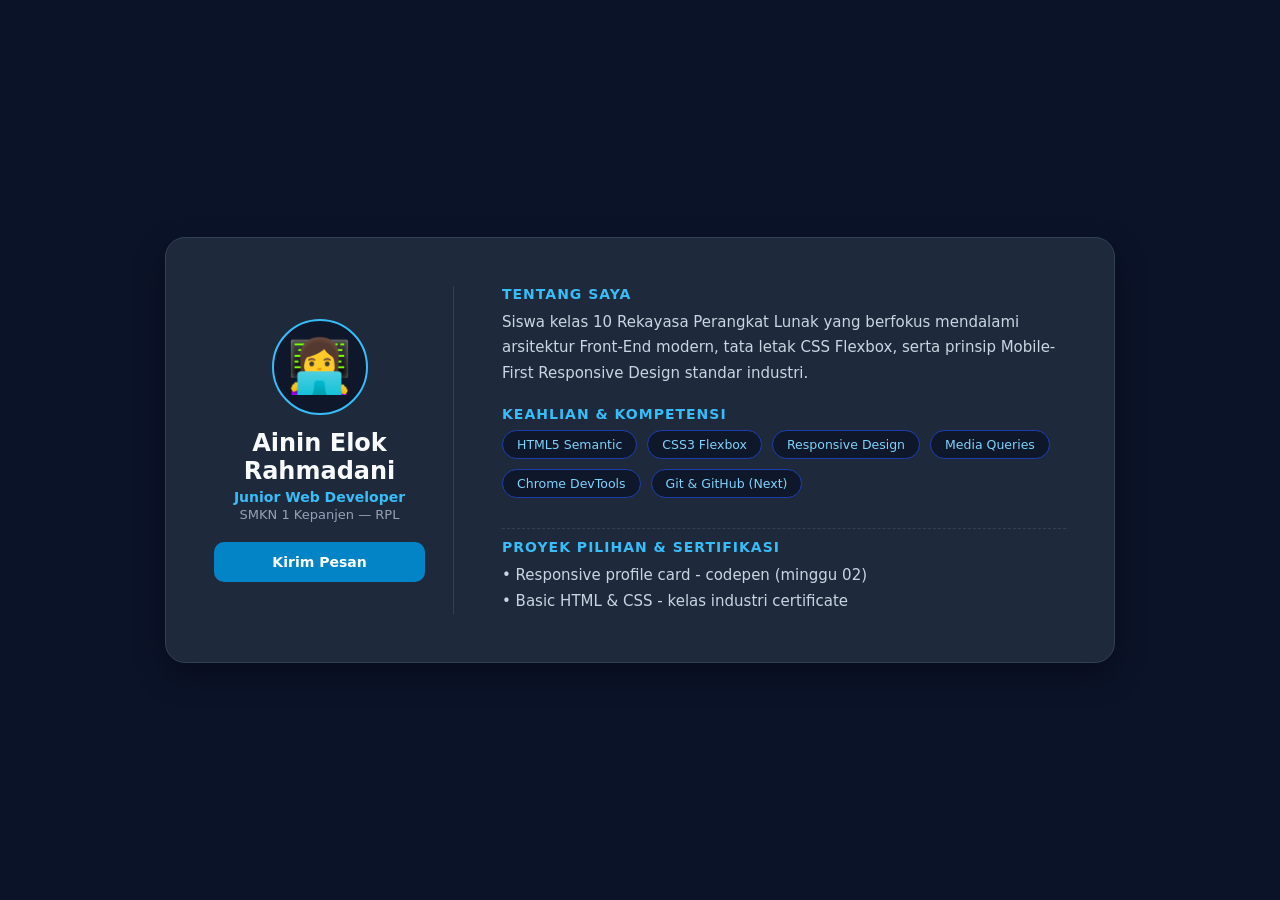
<file: index.html>
<!DOCTYPE html>
<html lang="id">

<head>
  <meta charset="UTF-8">
  <link rel="stylesheet" href="style.css">
  <meta name="viewport" content="width=device-width, initial-scale=1.0">
  <title>Ainin Elok Rahmadani</title>
</head>

<body>

  <main class="page-wrapper">
    <article class="profile-card">
      <header class="card-aside">
        <div class="avatar-box">
          <span class="avatar-icon">👩‍💻</span>
        </div>

        <div>
          <h1 class="student-name">Ainin Elok Rahmadani</h1>
          <p class="student-role">Junior Web Developer</p>
          <p class="student-school">SMKN 1 Kepanjen — RPL</p>
          <a href="mailto:aininkanesa@gmail.com.sch.id" class="btn-contact">
            Kirim Pesan</a>
        </div>

      </header>

      <section class="card-content">
        <div class="bio-section">
          <h2 class="section-heading">Tentang Saya</h2>
          <p class="bio-text">
            Siswa kelas 10 Rekayasa Perangkat Lunak yang berfokus
            mendalami arsitektur Front-End modern, tata letak CSS
            Flexbox, serta prinsip Mobile-First Responsive Design
            standar industri.</p>
        </div>

        <div class="skills-section">
          <h2 class="section-heading">Keahlian & Kompetensi</h2>
          <div class="skill-matrix">
            <div class="skill-badge">HTML5 Semantic</div>
            <div class="skill-badge">CSS3 Flexbox</div>
            <div class="skill-badge">Responsive Design</div>
            <div class="skill-badge">Media Queries</div>
            <div class="skill-badge">Chrome DevTools</div>
            <div class="skill-badge">Git & GitHub (Next)</div>
          </div>

        </div>
        
        <div class="extra-section">

          <h2 class="section-heading">
            Proyek Pilihan & Sertifikasi
          </h2>

          <p class="bio-text">
            • Responsive profile card - codepen (minggu 02)<br>
            • Basic HTML & CSS - kelas industri certificate
          </p>

        </div>

      </section>

    </article>

  </main>

</body>

</html>
</file>
<file: style.css>
* {
  margin: 0;
  padding: 0;
  box-sizing: border-box;
}

body {
  font-family: 'Segoe UI', system-ui, -apple-system, sans-serif;
  background-color: #0b1329;
  color: #e2e8f0;
  min-height: 100vh;
  display: flex;
  justify-content: center;
  align-items: center;
  padding: 16px;
}

.page-wrapper {
  width: 100%;
  max-width: 820px;
}

.profile-card {
  background-color: #1e293b;
  border: 1px solid #334155;
  border-radius: 20px;
  padding: 24px;
  box-shadow: 0 12px 30px rgba(0, 0, 0, 0.35);
  display: flex;
  flex-direction: column;
  gap: 24px;
}

.card-aside {
  display: flex;
  flex-direction: column;
  align-items: center;
  text-align: center;
  padding-bottom: 20px;
  border-bottom: 1px solid #334155;
}

.avatar-box {
  width: 84px;
  height: 84px;
  background: #0f172a;
  border: 2px solid #38bdf8;
  border-radius: 50%;
  display: flex;
  justify-content: center;
  align-items: center;
  font-size: 46px;
  margin-bottom: 14px;
  cursor: pointer;
  transition: transform 0.6s ease,box-shadow 0.6s ease;
}

.student-name {
  font-size: 22px;
  color: #f8fafc;
  font-weight: 700;
}

.student-role {
  color: #38bdf8;
  font-size: 14px;
  font-weight: 600;
  margin-top: 4px;
}

.student-school {
  color: #94a3b8;
  font-size: 13px;
  margin-top: 2px;
}

.btn-contact {
  margin-top: 16px;
  display: inline-block;
  width: 100%;
  text-align: center;
  background-color: #0284c7;
  color: #ffffff;
  text-decoration: none;
  padding: 12px 20px;
  border-radius: 10px;
  font-weight: 600;
  font-size: 14px;
  transition: all 0.2s ease;
}

.btn-contact:hover {
  background-color: #0369a1;
  transform: translateY(-2px);
}

.card-content {
  display: flex;
  flex-direction: column;
  gap: 20px;
}

* {
  margin: 0;
  padding: 0;
  box-sizing: border-box;
}

body {
  font-family: 'Segoe UI', system-ui, -apple-system, sans-serif;
  background-color: #0b1329;
  color: #e2e8f0;
  min-height: 100vh;
  display: flex;
  justify-content: center;
  align-items: center;
  padding: 16px;
}

.page-wrapper {
  width: 100%;
  max-width: 820px;
}

.profile-card {
  background-color: #1e293b;
  border: 1px solid #334155;
  border-radius: 20px;
  padding: 24px;
  box-shadow: 0 12px 30px rgba(0, 0, 0, 0.35);
  display: flex;
  flex-direction: column;
  gap: 24px;
}

.card-aside {
  display: flex;
  flex-direction: column;
  align-items: center;
  text-align: center;
  padding-bottom: 20px;
  border-bottom: 1px solid #334155;
}

.avatar-box {
  width: 84px;
  height: 84px;
  background: #0f172a;
  border: 2px solid #38bdf8;
  border-radius: 50%;
  display: flex;
  justify-content: center;
  align-items: center;
  font-size: 46px;
  margin-bottom: 14px;
}

.student-name {
  font-size: 22px;
  color: #f8fafc;
  font-weight: 700;
}

.student-role {
  color: #38bdf8;
  font-size: 14px;
  font-weight: 600;
  margin-top: 4px;
}

.student-school {
  color: #94a3b8;
  font-size: 13px;
  margin-top: 2px;
}

.btn-contact {
  margin-top: 16px;
  display: inline-block;
  width: 100%;
  text-align: center;
  background-color: #0284c7;
  color: #ffffff;
  text-decoration: none;
  padding: 12px 20px;
  border-radius: 10px;
  font-weight: 600;
  font-size: 14px;
  transition: all 0.2s ease;
}

.btn-contact:hover {
  background-color: #0369a1;
  transform: translateY(-2px);
}

.card-content {
  display: flex;
  flex-direction: column;
  gap: 20px;
}

.section-heading {
  font-size: 14px;
  color: #38bdf8;
  text-transform: uppercase;
  letter-spacing: 1px;
  margin-bottom: 8px;
  font-weight: 700;
}

.bio-text {
  font-size: 14px;
  line-height: 1.7;
  color: #cbd5e1;
}

.skill-matrix {
  display: flex;
  flex-wrap: wrap;
  gap: 10px;
}

.skill-badge {
  background-color: #0f172a;
  border: 1px solid #1e40af;
  color: #7dd3fc;
  padding: 6px 14px;
  border-radius: 20px;
  font-size: 12.5px;
  font-weight: 500;
  transition: border-color 0.2s ease;
}

.skill-badge:hover {
  border-color: #38bdf8;
  background-color: #1e293b;
}

@media screen and (min-width: 680px) {

  body {
    padding: 32px;
  }

  .profile-card {
    flex-direction: row;
    align-items: stretch;
    padding: 36px;
    gap: 36px;
  }

  .card-aside {
    width: 240px;
    flex-shrink: 0;
    padding-bottom: 0;
    padding-right: 28px;
    border-bottom: none;
    border-right: 1px solid #334155;
    justify-content: center;
  }

  .avatar-box {
    width: 96px;
    height: 96px;
    font-size: 52px;
  }

  .student-name {
    font-size: 24px;
  }

  .btn-contact {
    width: 100%;
    margin-top: 20px;
  }

  .card-content {
    flex: 1;
    justify-content: center;
  }

  .bio-text {
    font-size: 15px;
  }

}

@media screen and (min-width: 1024px) {

  .page-wrapper {
    max-width: 950px;
  }

  .profile-card {
    padding: 48px;
    gap: 48px;
    background-color: #1e293b;
  }

  .extra-section {
    display: block;
    margin-top: 10px;
    padding-top: 10px;
    border-top: 1px dashed #334155;
  }

}
</file>
<file: responsive.css>
* {
  margin: 0;
  padding: 0;
  box-sizing: border-box;
}

body {
  font-family: 'Segoe UI', system-ui, -apple-system, sans-serif;
  background-color: #0b1329;
  color: #e2e8f0;
  min-height: 100vh;
  display: flex;
  justify-content: center;
  align-items: center;
  padding: 16px;
}

.page-wrapper {
  width: 100%;
  max-width: 820px;
}

.profile-card {
  background-color: #1e293b;
  border: 1px solid #334155;
  border-radius: 20px;
  padding: 24px;
  box-shadow: 0 12px 30px rgba(0, 0, 0, 0.35);
  display: flex;
  flex-direction: column;
  gap: 24px;
}

.card-aside {
  display: flex;
  flex-direction: column;
  align-items: center;
  text-align: center;
  padding-bottom: 20px;
  border-bottom: 1px solid #334155;
}

.avatar-box {
  width: 84px;
  height: 84px;
  background: #0f172a;
  border: 2px solid #38bdf8;
  border-radius: 50%;
  display: flex;
  justify-content: center;
  align-items: center;
  font-size: 46px;
  margin-bottom: 14px;
  cursor: pointer;
  transition: transform 0.6s ease,box-shadow 0.6s ease;
}

.student-name {
  font-size: 22px;
  color: #f8fafc;
  font-weight: 700;
}

.student-role {
  color: #38bdf8;
  font-size: 14px;
  font-weight: 600;
  margin-top: 4px;
}

.student-school {
  color: #94a3b8;
  font-size: 13px;
  margin-top: 2px;
}

.btn-contact {
  margin-top: 16px;
  display: inline-block;
  width: 100%;
  text-align: center;
  background-color: #0284c7;
  color: #ffffff;
  text-decoration: none;
  padding: 12px 20px;
  border-radius: 10px;
  font-weight: 600;
  font-size: 14px;
  transition: all 0.2s ease;
}

.btn-contact:hover {
  background-color: #0369a1;
  transform: translateY(-2px);
}

.card-content {
  display: flex;
  flex-direction: column;
  gap: 20px;
}

* {
  margin: 0;
  padding: 0;
  box-sizing: border-box;
}

body {
  font-family: 'Segoe UI', system-ui, -apple-system, sans-serif;
  background-color: #0b1329;
  color: #e2e8f0;
  min-height: 100vh;
  display: flex;
  justify-content: center;
  align-items: center;
  padding: 16px;
}

.page-wrapper {
  width: 100%;
  max-width: 820px;
}

.profile-card {
  background-color: #1e293b;
  border: 1px solid #334155;
  border-radius: 20px;
  padding: 24px;
  box-shadow: 0 12px 30px rgba(0, 0, 0, 0.35);
  display: flex;
  flex-direction: column;
  gap: 24px;
}

.card-aside {
  display: flex;
  flex-direction: column;
  align-items: center;
  text-align: center;
  padding-bottom: 20px;
  border-bottom: 1px solid #334155;
}

.avatar-box {
  width: 84px;
  height: 84px;
  background: #0f172a;
  border: 2px solid #38bdf8;
  border-radius: 50%;
  display: flex;
  justify-content: center;
  align-items: center;
  font-size: 46px;
  margin-bottom: 14px;
}

.student-name {
  font-size: 22px;
  color: #f8fafc;
  font-weight: 700;
}

.student-role {
  color: #38bdf8;
  font-size: 14px;
  font-weight: 600;
  margin-top: 4px;
}

.student-school {
  color: #94a3b8;
  font-size: 13px;
  margin-top: 2px;
}

.btn-contact {
  margin-top: 16px;
  display: inline-block;
  width: 100%;
  text-align: center;
  background-color: #0284c7;
  color: #ffffff;
  text-decoration: none;
  padding: 12px 20px;
  border-radius: 10px;
  font-weight: 600;
  font-size: 14px;
  transition: all 0.2s ease;
}

.btn-contact:hover {
  background-color: #0369a1;
  transform: translateY(-2px);
}

.card-content {
  display: flex;
  flex-direction: column;
  gap: 20px;
}

.section-heading {
  font-size: 14px;
  color: #38bdf8;
  text-transform: uppercase;
  letter-spacing: 1px;
  margin-bottom: 8px;
  font-weight: 700;
}

.bio-text {
  font-size: 14px;
  line-height: 1.7;
  color: #cbd5e1;
}

.skill-matrix {
  display: flex;
  flex-wrap: wrap;
  gap: 10px;
}

.skill-badge {
  background-color: #0f172a;
  border: 1px solid #1e40af;
  color: #7dd3fc;
  padding: 6px 14px;
  border-radius: 20px;
  font-size: 12.5px;
  font-weight: 500;
  transition: border-color 0.2s ease;
}

.skill-badge:hover {
  border-color: #38bdf8;
  background-color: #1e293b;
}

@media screen and (min-width: 680px) {

  body {
    padding: 32px;
  }

  .profile-card {
    flex-direction: row;
    align-items: stretch;
    padding: 36px;
    gap: 36px;
  }

  .card-aside {
    width: 240px;
    flex-shrink: 0;
    padding-bottom: 0;
    padding-right: 28px;
    border-bottom: none;
    border-right: 1px solid #334155;
    justify-content: center;
  }

  .avatar-box {
    width: 96px;
    height: 96px;
    font-size: 52px;
  }

  .student-name {
    font-size: 24px;
  }

  .btn-contact {
    width: 100%;
    margin-top: 20px;
  }

  .card-content {
    flex: 1;
    justify-content: center;
  }

  .bio-text {
    font-size: 15px;
  }

}

@media screen and (min-width: 1024px) {

  .page-wrapper {
    max-width: 950px;
  }

  .profile-card {
    padding: 48px;
    gap: 48px;
    background-color: #1e293b;
  }

  .extra-section {
    display: block;
    margin-top: 10px;
    padding-top: 10px;
    border-top: 1px dashed #334155;
  }

}
</file>
